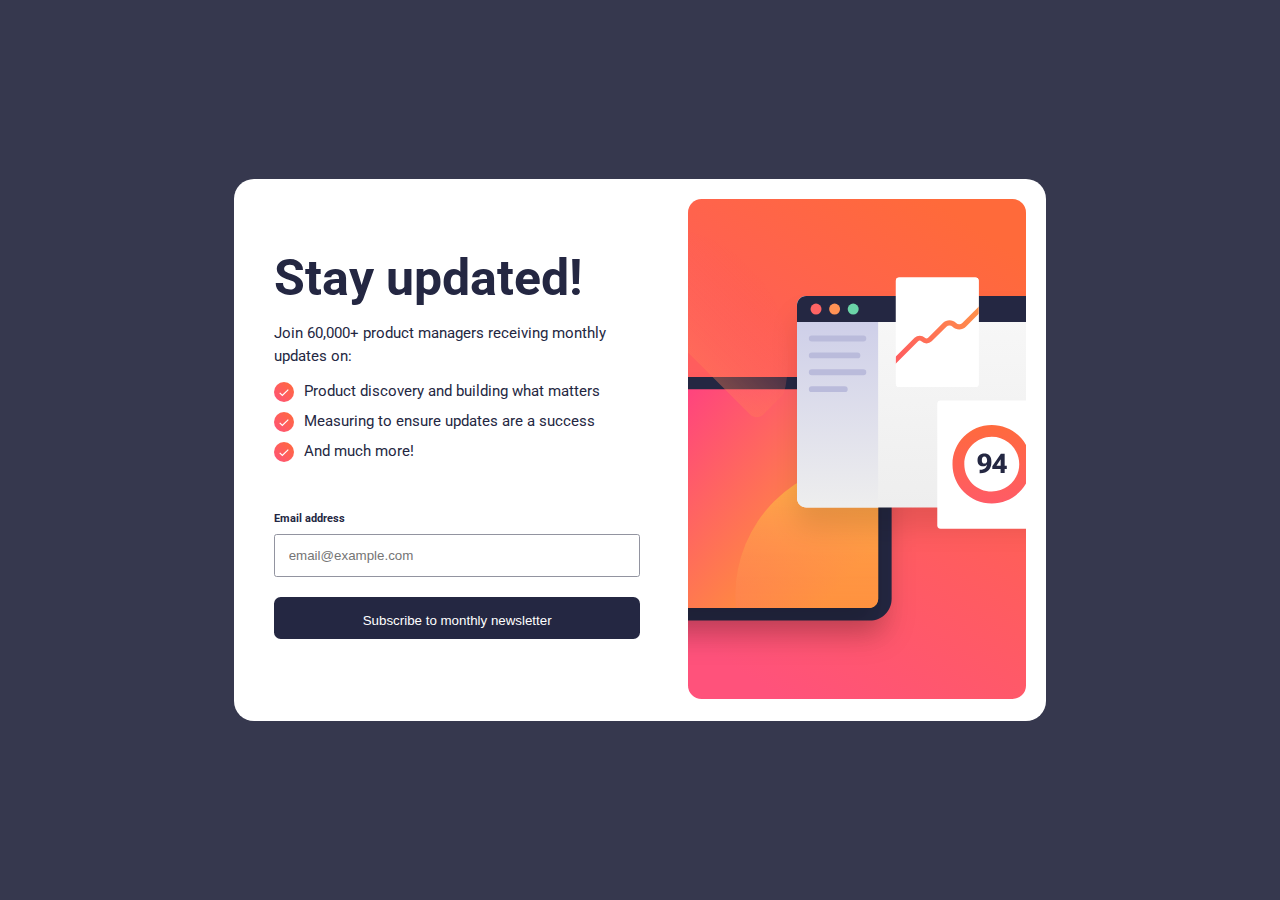
<file: index.html>
<!DOCTYPE html>
<html lang="en">

<head>
    <meta charset="UTF-8">
    <meta name="viewport" content="width=device-width, initial-scale=1.0">
    <!-- displays site properly based on user's device -->

    <link rel="icon" type="image/png" sizes="32x32" href=".//images/favicon-32x32.png">

    <title>Frontend Mentor | Newsletter sign-up form with success message</title>
    <link rel="preconnect" href="https://fonts.googleapis.com">
    <link rel="preconnect" href="https://fonts.gstatic.com" crossorigin>
    <link href="https://fonts.googleapis.com/css2?family=Roboto:wght@400;700&display=swap" rel="stylesheet">
    <link rel="stylesheet" href="style.css" media="all">
    <script defer src="form.js"></script>
    <!-- Feel free to remove these styles or customise in your own stylesheet 👍 -->
</head>

<body>

    <!-- Sign-up form start -->

    <div class="wrapper">
        <div class="card">
            <div class="even-columns">
                <div class="col">
                    <div class="col__header">
                        <h1 class="card__title">Stay updated!</h1>
                        <p class="card__para">Join 60,000+ product managers receiving monthly updates on:</p>
                    </div>
                    <nav class="card__nav">
                        <ul class="card__list">
                            <li class="card__list-item">
                                <img class="list__item-icon" src="images/icon-success.svg" alt="">
                                <p class="list__item-para">Product discovery and building what matters</p>
                            </li>
                            <li class="card__list-item">
                                <img class="list__item-icon" src="images/icon-success.svg" alt="">
                                <p class="list__item-para">Measuring to ensure updates are a success</p>
                            </li>
                            <li class="card__list-item">
                                <img class="list__item-icon" src="images/icon-success.svg" alt="">
                                <p class="list__item-para">And much more!</p>
                            </li>
                        </ul>
                    </nav>
                    <form class="form">
                        <div class="input__box">
                            <label class="input__label">Email address</label>
                            <input class="input" type="text" placeholder="email@example.com">
                            <p class="error-elemnt"></p>
                        </div>
                        <div class="input__box">
                            <button class="btn" type="submit">Subscribe to monthly newsletter</button>
                        </div>
                    </form>
                </div>
                <div class="col">
                    <picture>
                        <source srcset="images/illustration-sign-up-desktop.svg" media="(min-width: 750px)">
                        <source srcset="images/illustration-sign-up-mobile.svg" media="(max-width: 800px)">
                        <img class="col__img" src="/images/illustration-sign-up-desktop.svg" alt="">
                    </picture>
                </div>
            </div>
        </div>
    </div>
</body>

</html>
</file>
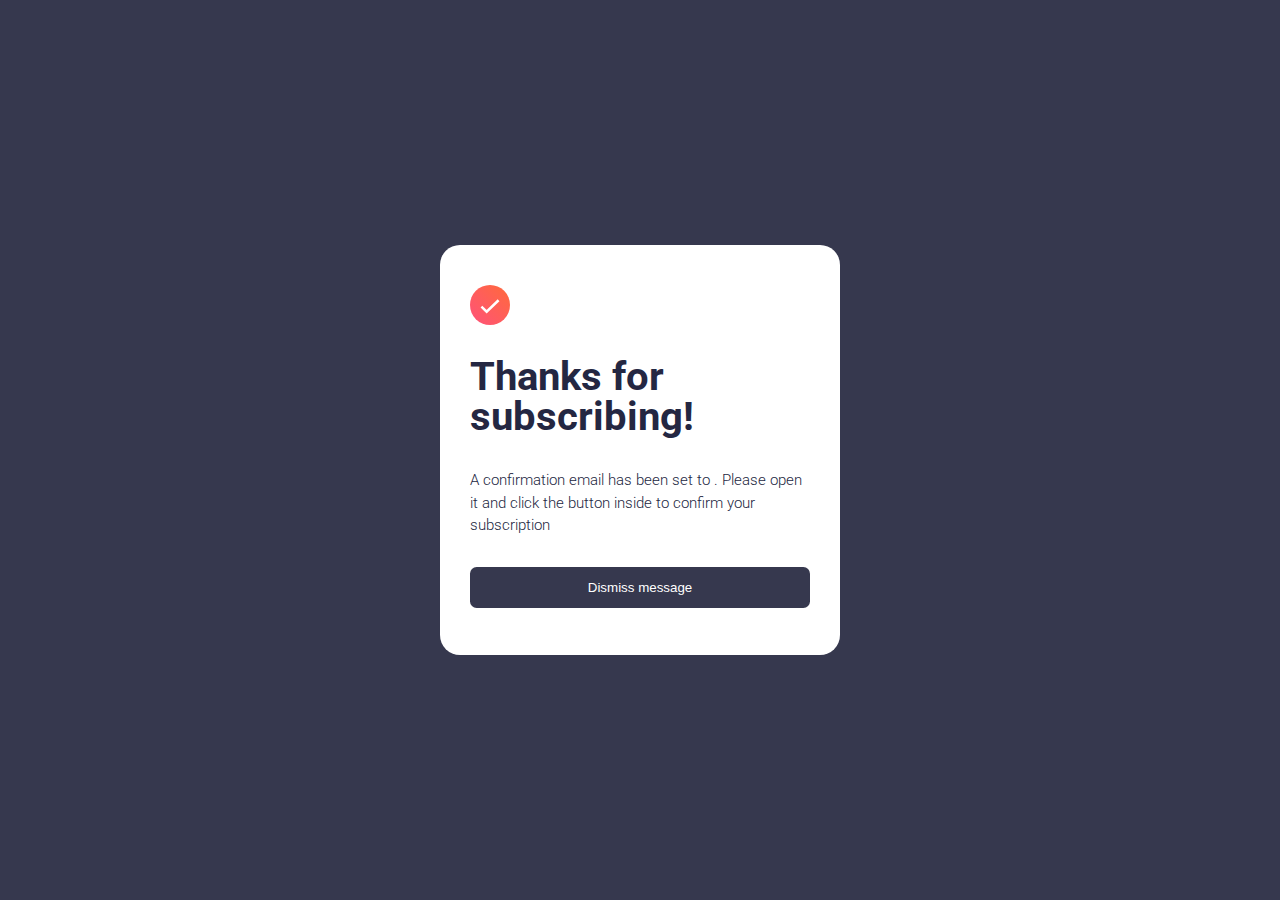
<file: next.html>
<!DOCTYPE html>
<html lang="en">

<head>
    <title>Frontend Mentor | Newsletter sign-up form with success message</title>
    <meta charset="UTF-8">
    <meta name="viewport" content="width=device-width, initial-scale=1">
    <link rel="icon" type="image/png" sizes="32x32" href=".//images/favicon-32x32.png">
    <link rel="preconnect" href="https://fonts.googleapis.com">
    <link rel="preconnect" href="https://fonts.gstatic.com" crossorigin>
    <link href="https://fonts.googleapis.com/css2?family=Roboto:wght@400;700&display=swap" rel="stylesheet">
    <link href="next.css" rel="stylesheet">

</head>

<body>
    <div class="wrapper">
        <div class="card">
            <div class="card__img-box">
                <img class="card__img" src="images/icon-success.svg" alt="">
            </div>
            <h1 class="card__title">Thanks for subscribing!</h1>
            <p class="card__para">A confirmation email has been set to <span class="email">ash@loremcompany.com</span>.
                Please open it and click the button inside to confirm your subscription</p>
            <button class="btn">Dismiss message</button>
        </div>
    </div>

    <script>

        const email = document.querySelector(".email")
        const userEmail = localStorage.getItem("input-value")
        const btn = document.querySelector(".btn")

        email.textContent = userEmail

        localStorage.clear()

        btn.addEventListener("click", (e) => {
            window.location.href = "index.html"
        })
    </script>
</body>

</html>
</file>
<file: style.css>
:root {
  --Tomato: hsl(4, 100%, 67%);

  --Dark-Slate-Grey: hsl(234, 29%, 20%);
  --Charcoal-Grey: hsl(235, 18%, 26%);
  --Grey: hsl(231, 7%, 60%);
  --White: hsl(0, 0%, 100%);
}

*,
*::after,
*::before {
  padding: 0;
  margin: 0;
  box-sizing: border-box;
}

html {
  font-size: 62.5%;
}

body {
  font-family: "Roboto", sans-serif;
  color: var(--Dark-Slate-Grey);
}

.wrapper {
    overflow-x: hidden;
    background: var(--Charcoal-Grey);
    height: 100vh;
    display: flex;
    justify-content: center;
    align-items: center;
}

.card {
    background: var(--White);
    padding: 2em;
    border-radius: 2em;
}

.even-columns {
    display: flex;
    justify-content: space-between;
}


.col:first-child {
    width: 50%;
    padding-left: 2em;
}

.card__title {
    font-size: 5rem;
    font-weight: 700;
    margin-top: 1em;
}

.card__para {
    font-size: 1.5rem;
    line-height: 1.5;
    margin-top: 1em;
    margin-bottom: 1em;
}

@media (max-width: 750px){
    .even-columns {
        flex-direction: column-reverse;
        align-items: center;
        max-width: 500px;
    }
    .col:first-child {
        padding-left: 0;
        margin-inline: auto;
        width: 90%;
        padding-bottom: 3em;
    }
    .card__title {
        font-size: 4rem;
    }
}

@media (max-width: 450px){
    .wrapper {
        height: auto;
    }
    .card {
        padding: 0;
        border-radius: 0;
    }
}


.card__list {
    list-style: none;
}

.card__list-item {
    display: flex;
    gap: 1em;
    margin-bottom: 1em;
}

.list__item-para {
    font-size: 1.5rem;
}

.list__item-icon {
    height: 20px;
}

.form {
    margin-top: 5em;
}

.input__box {
    display: flex;
    flex-direction: column;
    position: relative;
}

.error-elemnt {
    color: var(--Tomato);
    font-weight: 700;
    font-size: 1.2rem;
    position: absolute;
    top: 0;
    right: 0;
}

.input__label {
    font-size: 1.1rem;
    font-weight: 700;
    display: inline-block;
    margin-bottom: .8em;
}

.input {
    max-width: 100%;
    border: 1px solid var(--Grey);
    border-radius: .2em;
    padding: 1em;
    margin-bottom: 1.5em;
    outline: none;
}

.btn {
    display: inline-block;
    background: var(--Dark-Slate-Grey);
    color: white;
    padding: 1.2em .8em .8em .8em;
    border-radius: .5em;
    border: none;
    outline: none;
    max-width: 100%;
    cursor: pointer;
}

.col__img {
    max-height: 500px;
}
</file>
<file: next.css>
:root {
  --Tomato: hsl(4, 100%, 67%);

  --Dark-Slate-Grey: hsl(234, 29%, 20%);
  --Charcoal-Grey: hsl(235, 18%, 26%);
  --Grey: hsl(231, 7%, 60%);
  --White: hsl(0, 0%, 100%);
}

*,
*::after,
*::before {
    padding: 0;
    margin: 0;
    box-sizing: border-box;
}

html {
    font-size: 62.5%;
}

body {
  font-family: "Roboto", sans-serif;
  color: var(--Dark-Slate-Grey);
}

.wrapper {
    height: 100vh;
    display: flex;
    justify-content: center;
    align-items: center;
    background: var(--Charcoal-Grey);
}

.card {
    padding: 2em 3em;
    background: var(--White);
    width: 90%;
    max-width: 400px;
    border-radius: 2em;
}

.card__img-box {
    margin-top: 2em;
    margin-bottom: 3em;
}

.card__img {
    height: 40px;
}

.card__title {
    font-size: 4rem;
    line-height: 1;
    margin-bottom: .8em;
    font-weight: 700;
}

.card__para {
    font-size: 1.5rem;
    font-weight: 300;
    margin-bottom: 2em;
    line-height: 1.5;
}

.email {
    font-weight: 700;
}

.btn {
    width: 100%;
    border: none;
    background: var(--Charcoal-Grey);
    color: var(--White);
    padding: 1em;
    border-radius: .5em;
    cursor: pointer;
    margin-bottom: 2em;
}
</file>
